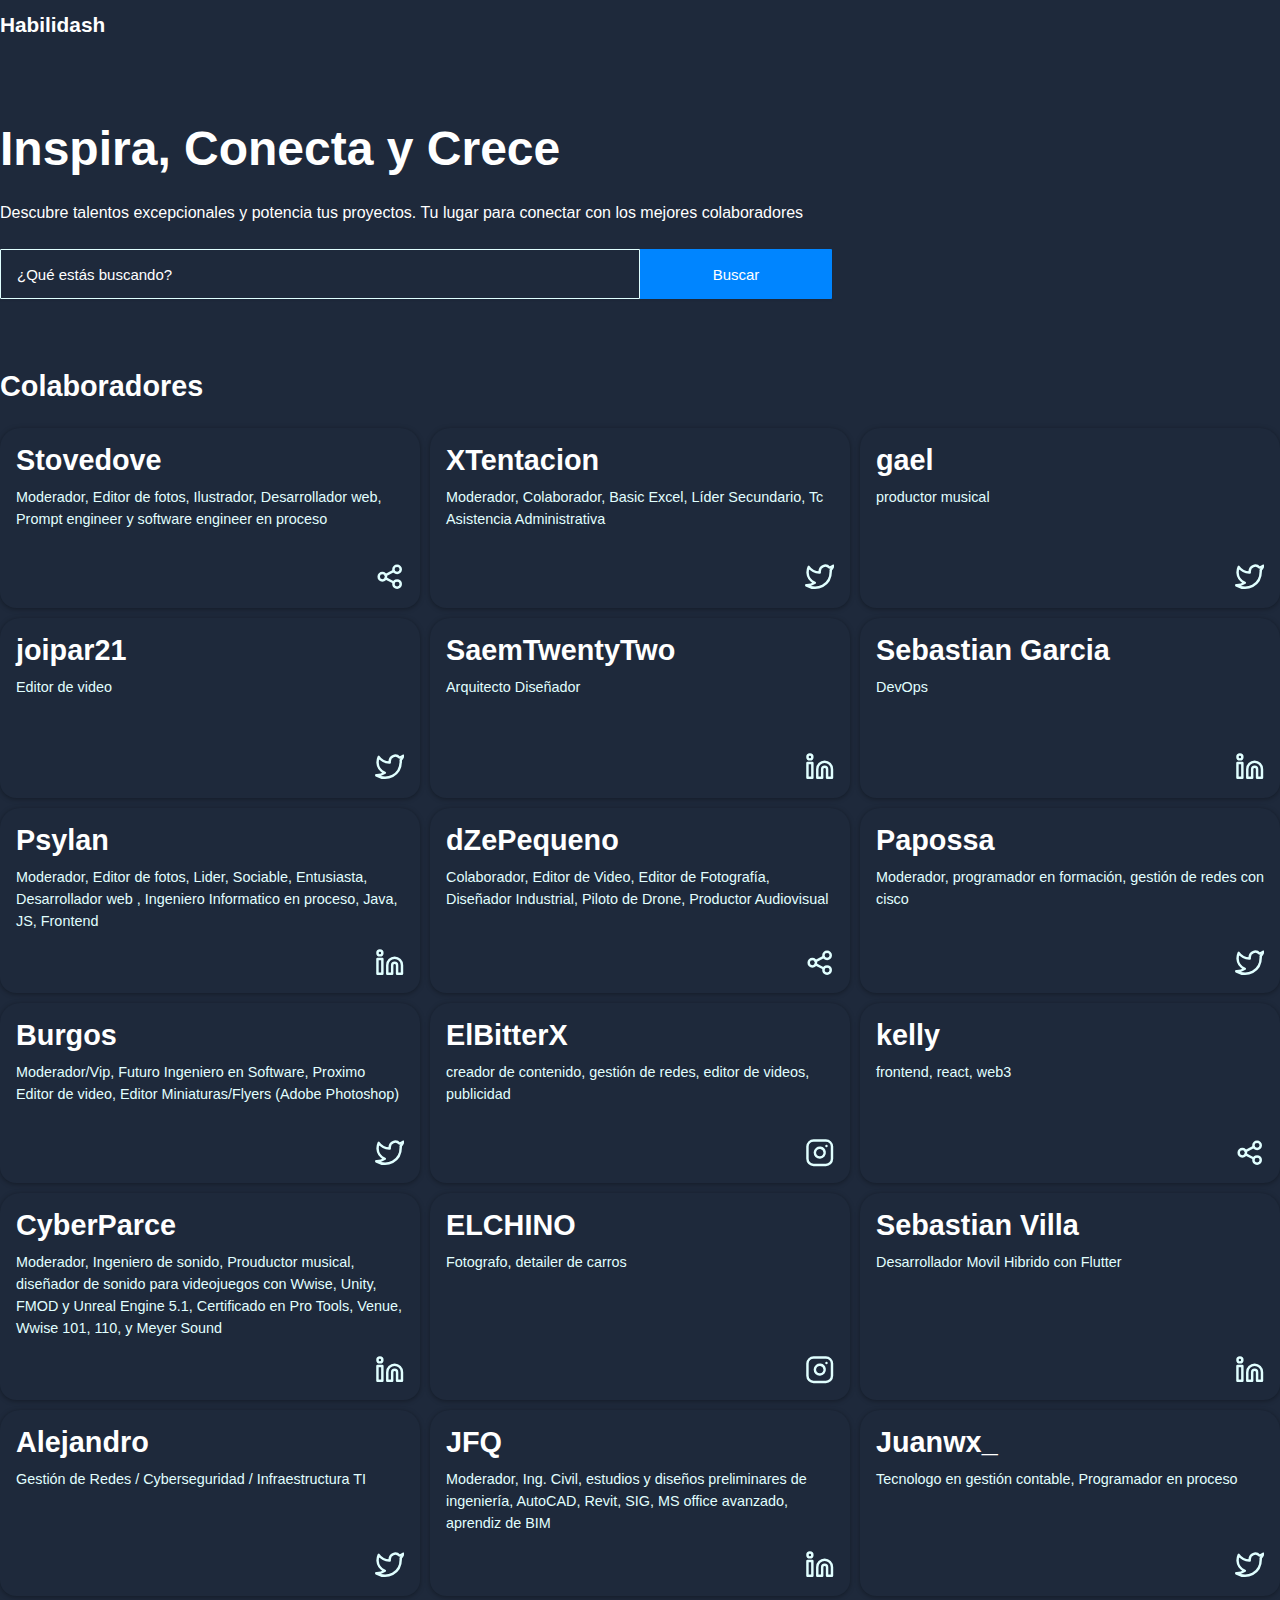
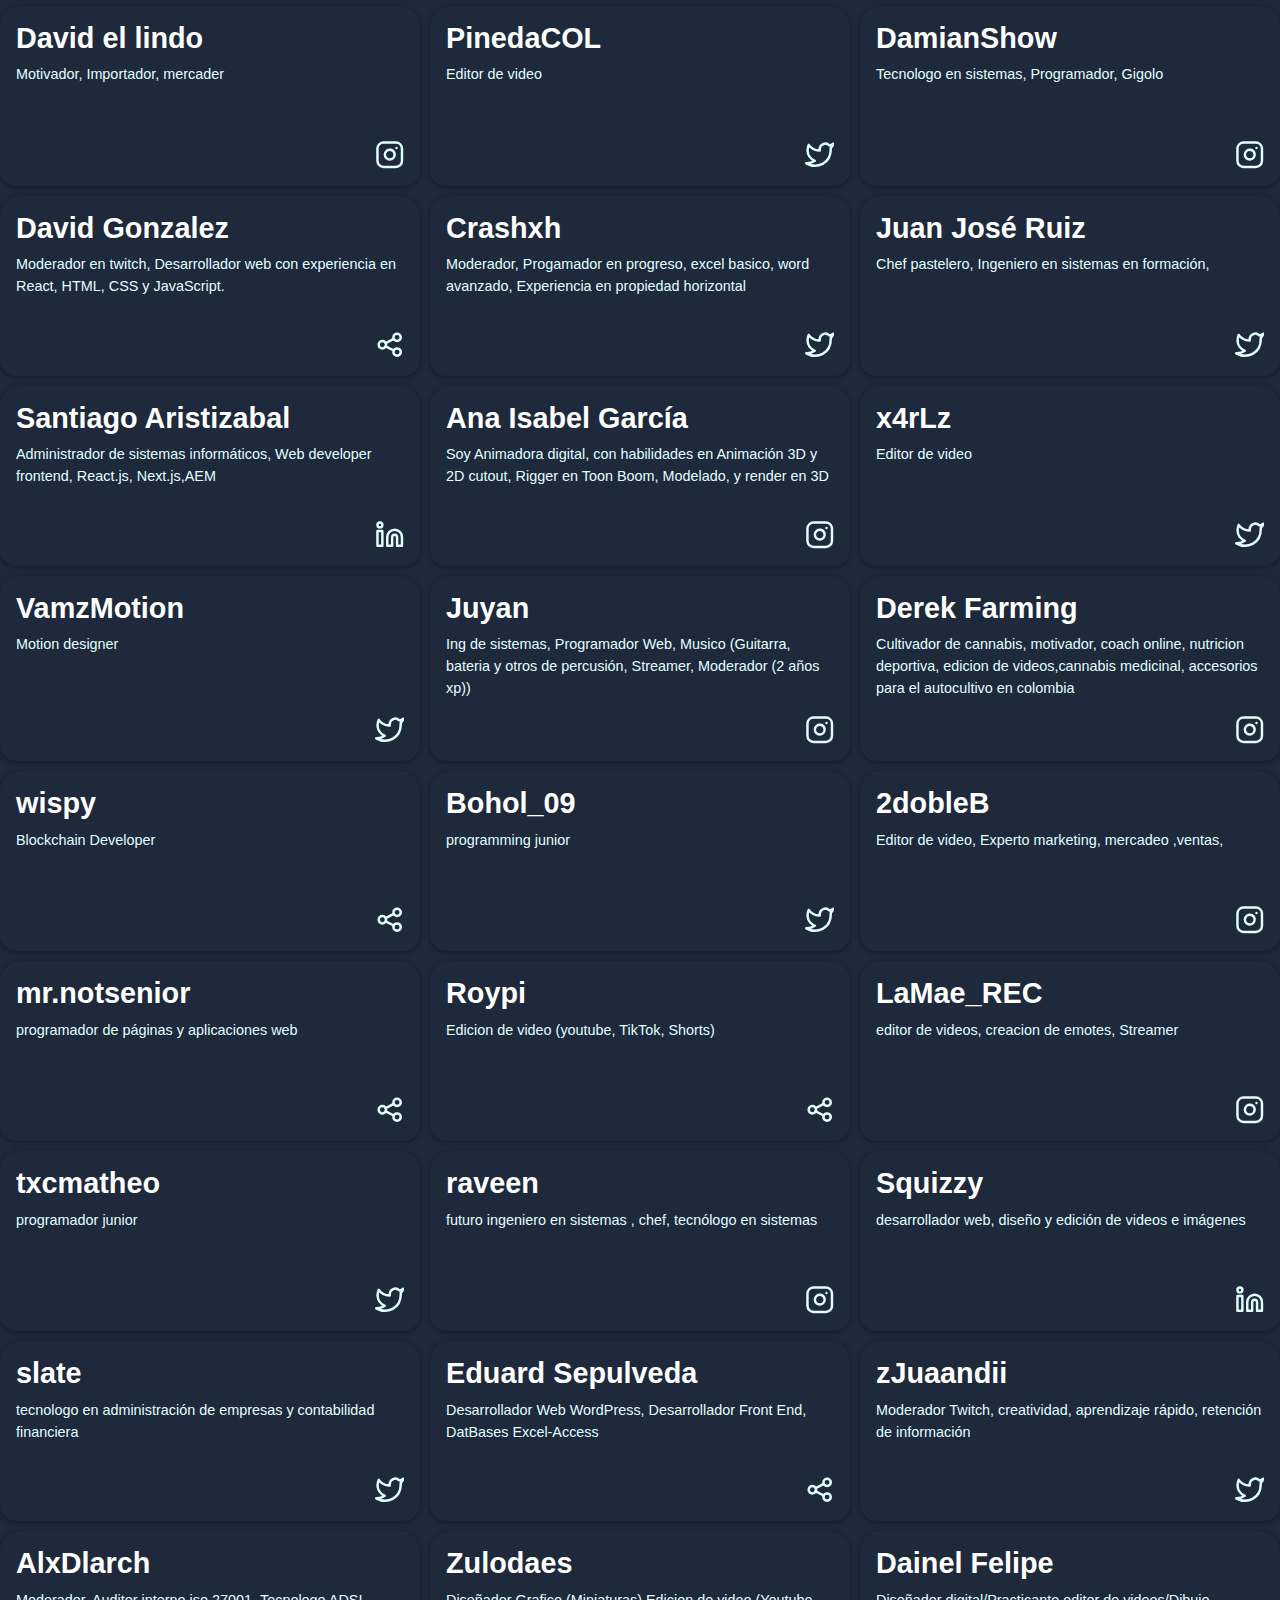
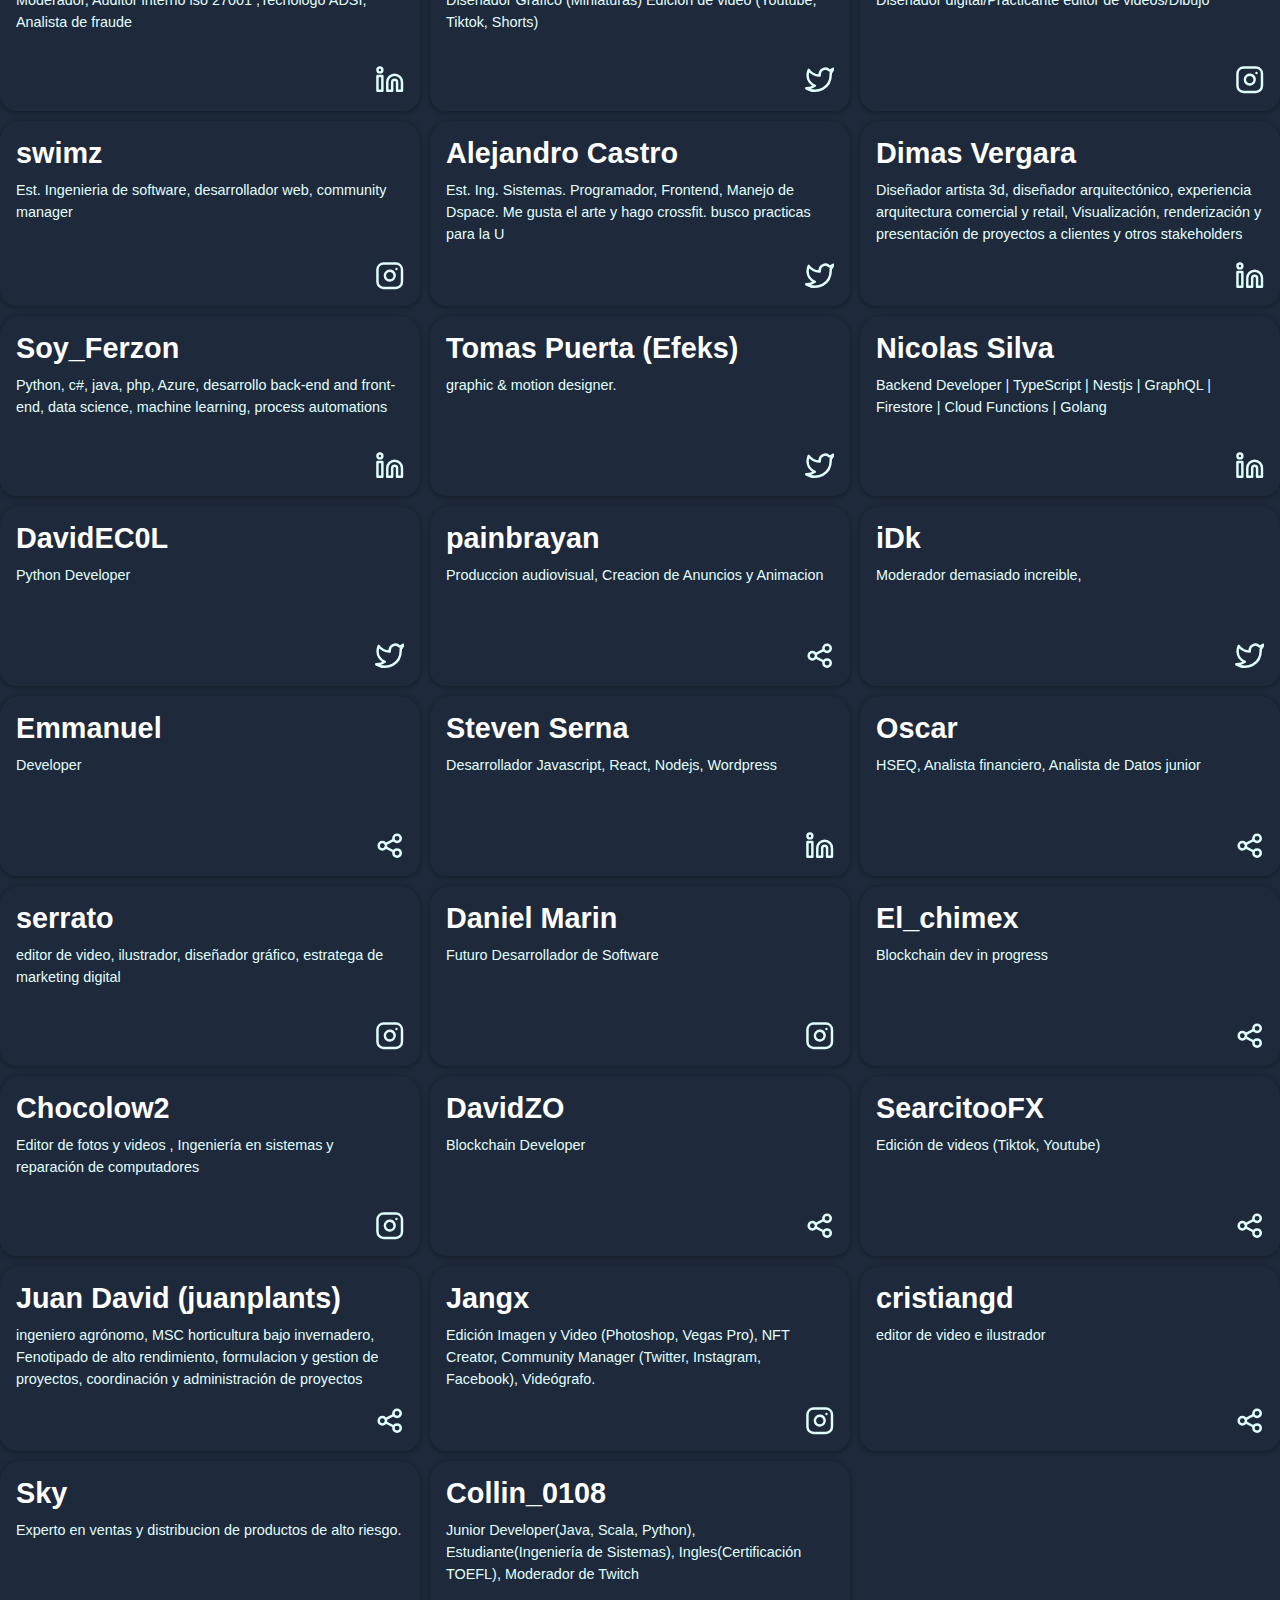
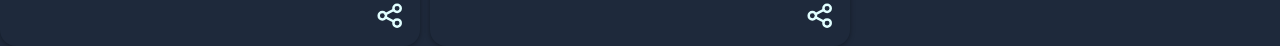
<file: index.html>
<!DOCTYPE html>
<html lang="es">

<head>
  <meta charset="UTF-8" />
  <meta name="viewport" content="width=device-width, initial-scale=1.0" />
  <link rel="icon" href="imgs/cucho_logo.jpg" />
  <title>Habilidash</title>
  <link rel="stylesheet" href="styles.css" />
</head> 

<body>
  <section class="page-wrapper">
    <div class="nav-wrapper">
      <nav class="navbar">
        <a href="#" class="title">Habilidash</a>
        <!-- <div class="menu-toggle" id="mobile-menu">
          <span class="bar"></span>
          <span class="bar"></span>
          <span class="bar"></span>
        </div>
        <ul class="nav">
          <li class="nav-item"><a href="#">Home</a></li>
          <li class="nav-item"><a href="#">Careers</a></li>
        </ul> -->
      </nav>
    </div>
    <section class="headline">
      <h1>Inspira, Conecta y Crece</h1>
      <p>
        Descubre talentos excepcionales y potencia tus proyectos. Tu lugar para conectar con los mejores colaboradores
      </p>
      <section class="section_search">
        <div class="input-group">
          <input type="search" class="input" id="searh_input" placeholder="¿Qué estás buscando?"/>

          <button type="button" class="button--submit" onclick="filterUsers()">Buscar</button>
        </div>
      </section>
    </section> 

    <section class="collaborators">
      <h2>Colaboradores</h2>
      <div class="container__main-content" id="cards_collaborators">
          
      </div>
    </section>
  </section>

</body>

<script src="app.js"></script> 
</html>
</file>
<file: styles.css>
:root {
  --primary-100: #0085ff;
  --primary-200: #69b4ff;
  --primary-300: #e0ffff;
  --accent-100: #006fff;
  --accent-200: #e1ffff;
  --text-100: #ffffff;
  --text-200: #9e9e9e;
  --text-300: #1e293b;
  --bg-100: #1e293b;
  --bg-200: #2d2d2d;
  --bg-300: #454545;
  --bg-400: #1d2d41;
}

body {
  box-sizing: border-box;
  margin: 0;
  padding: 0;
  font-family: Arial, sans-serif;
}

/* (Opcional) Las adaptamos al modo oscuro */
@media (prefers-color-scheme: dark) {
  :root {
    --secondary: var(--bg-100);
  }
}

/* (Opcional) Configuramos si un usuario ha activado el modo alto contraste. (WD) */
@media (prefers-contrast: high) {
  :root {
    --secondary: var(--bg-100);
  }
}

/* (Opcional) Desactivamos los animations en el caso de que el usuario haya configurado el modo sin animation */
@media (prefers-reduced-motion: reduce) {
  * {
    animation: none !important;
    transition: none !important;
  }
}

/* Reseteamos los margin y paddings de todas las etiquetas */
*,
*::before,
*::after {
  margin: 0;
  padding: 0;
  border: 0;
  box-sizing: border-box;
  vertical-align: baseline;
}

*::before,
*::after {
  display: block;
}

html {
  box-sizing: border-box;
  /* font-family: $DMSR; */
  scroll-behavior: smooth;
  font-size: 16px;
}

body {
  margin: 0;
  overflow-x: hidden;
  background-color: var(--bg-100);
  color: var(--text-100);
}

*,
*:after,
*:before {
  box-sizing: inherit;
}

a {
  color: var(--text-100);
  transition: color 0.3s ease;
}

a:hover {
  color: var(--accent-200);
}

img {
  max-width: 100%;
  height: auto;
}

h1 {
  margin: 0;
  color: var(--text-100);
  font-size: 2rem;
}

h2 {
  margin: 0;
  color: var(--text-100);
  font-size: 1.5rem;
}

h3 {
  margin: 0;
  color: var(--text-100);
  font-size: 1.25rem;
}

h4 {
  margin: 0;
  color: var(--text-100);
  font-size: 1rem;
}

h5 {
  margin: 0;
  color: var(--text-100);
  font-size: 0.85rem;
}

h6 {
  margin: 0;
  color: var(--text-100);
  font-size: 0.7rem;
}

p {
  line-height: 1.6;
  color: var(--text-100);
  margin: 0;
  padding: 0;
}

ul {
  padding: 0;
  list-style-type: none;
}

img {
  border-radius: 10px;
}

.page-wrapper {
  max-width: 1300px;
  display: flex;
  flex-direction: column;
  margin: 0 auto;
  place-content: center;
  
}

.nav-wrapper {
  max-width: 1300px;
  margin: 0 auto;
  width: 100%;
}

.navbar {
  display: grid;
  grid-template-columns: 1fr 3fr;
  align-items: center;
  width: 100%;
  height: 50px;
  overflow: hidden;
  background-color: transparent;
}

.navbar img {
  height: 16px;
  width: auto;
  justify-self: start;
  margin-left: 20px;
}

.navbar ul {
  list-style: none;
  display: grid;
  grid-template-columns: repeat(2, 1fr);
  justify-self: end;
}

.navbar>.title {
  text-decoration: none;
  transition: color 0.3s ease-out;

  font-size: clamp(1.3rem, 2.5vw, 1rem);
  font-weight: 700;
}

.nav-item a {
  text-decoration: none;
  transition: color 0.3s ease-out;

  font-size: clamp(1.3rem, 2.5vw, 0.8rem);
  font-weight: 700;
}

.nav-item a:hover {
  color: #3498db;
}

/* SECTIONS */

.headline {
  width: 100%;
  /* height: 50vh; */
  min-height: 320px;
  display: flex;
  flex-direction: column;
  justify-content: center;
  height: 5vh;
  gap: 1.5rem;
}

.page-wrapper>.headline>h1 {
  font-size: 3rem;
}

.headline>p {
  font-size: clamp(0.8rem, 2vw, 1rem); 
}

.input-group {
  display: flex;
  align-items: center;
}

.input {
  min-height: 50px;
  width: 50%;
  padding: 0 1rem;
  color: var(--text-100);
  font-size: 15px;
  border: 1px solid var(--primary-300);
  border-radius: 1px 0 0 1px;
  background-color: transparent;
  box-shadow: 0px 2px 2px 0px rgba(0, 0, 0, 0.04);
}

.button--submit {
  min-height: 50px;
  min-width: 12rem;
  padding: 0.5em 1em;
  border: none;
  box-shadow: 0px 2px 2px 0px rgba(0, 0, 0, 0.04);
  border-radius: 0 1px 1px 0;
  background-color: var(--primary-100);
  color: var(--text-100);
  font-size: 15px;
  cursor: pointer;
  transition: background-color 0.3s ease-in-out;
}

.button--submit:hover {
  background-color: var(--accent-100);
}

.input:focus,
.input:focus-visible {
  border-color: var(--primary-100);
  outline: none;
}

.input::placeholder {
  color: var(--text-100);
}

/* SECTION COLLABORATORS */

.collaborators {
  width: 100%;
  height: auto;
  display: flex;
  flex-direction: column;
  gap: 1rem;
}

.collaborators>h2 {
  font-size: clamp(1.3rem, 2.5vw, 1.8rem);
  font-weight: 700;
  margin-bottom: clamp(0.35rem, 2vw, 0.55rem);
}

.container__main-content {
  display: grid;
  gap: 10px;
  grid-template-columns: repeat(auto-fill, minmax(320px, 1fr));
}

.card {
  display: flex;
  flex-wrap: wrap;
  border-radius: 20px 20px 16px 16px;
  background-color: var(--bg-100);
  cursor: pointer;
  overflow: hidden;
  max-width: clamp(620px, 70vw, 820px);
  min-width: 160px;
  min-height: 180px;
  box-shadow: rgba(0, 0, 0, 0.35) 0px 1px 5px;
}

.card:hover {
  box-shadow: rgba(0, 0, 0, 0.35) 0px 5px 15px;
}

.background {
  flex: 1 1 250px;
}

.background img {
  width: 100%;
  height: 100%;
  object-fit: cover;
}

.content {
  flex: 3 1 350px;
  display: flex;
  flex-direction: column;
  justify-content: start;
  padding: 16px;
}

.content>h2 {
  font-size: clamp(1.3rem, 2.5vw, 1.8rem);
  font-weight: 700;
  margin-bottom: clamp(0.35rem, 2vw, 0.55rem);
  /* color: var(--text-300); */
}

.content>p {
  font-size: clamp(0.9rem, 1.25vw, 0.8rem);
  font-weight: 400;
  margin-bottom: 16px;
  color: var(--accent-200);
  line-height: 22px;
}

.social-icons {
  display: flex;
  width: 100%;
  justify-content: end;
  margin-top: auto;
  gap: clamp(0.4rem, 2vw, 0.4rem);
}

.social-icons li {
  list-style: none;
}

.social-icons li a {
  position: relative;
  display: block;
  display: grid;
  place-items: center;
  font-weight: bold;
  transition: 0.2s;
}

.social-icons li a svg {
  stroke: var(--accent-200);
  width: clamp(1.6rem, 2.3vw, 2rem);
  height: clamp(1.6rem, 2.3vw, 2rem);
  stroke-width: 2px;
}

.social-icons li a:hover svg {
  transition: 1.2s;
  transform: rotateY(360deg);
}

/* END SECTION COLLABORATORS */
.feature-container {
  flex-basis: 30%;
  margin-top: 10px;
}

.feature-container p {
  color: #000;
  text-align: center;
  line-height: 1.4;
  margin-bottom: 15px;
}

.feature-container img {
  width: 100%;
  margin-bottom: 15px;
}

/* SEARCH FUNCTION */

#search-icon {
  font-size: 0.9rem;
  margin-top: 3px;
  margin-left: 15px;
  transition: color 0.3s ease-out;
}

#search-icon:hover {
  color: #3498db;
  cursor: pointer;
}

.search {
  transform: translate(-35%);
  -webkit-transform: translate(-35%);
  transition: transform 0.7s ease-in-out;
  color: #3498db;
}

.no-search {
  transform: translate(0);
  transition: transform 0.7s ease-in-out;
}

.search-input {
  position: absolute;
  top: -4px;
  right: -125px;
  opacity: 0;
  z-index: -1;
  transition: opacity 0.6s ease;
}

.search-active {
  opacity: 1;
  z-index: 0;
}

input {
  border: 0;
  border-left: 1px solid #ccc;
  border-radius: 0;
  /* FOR SAFARI */
  outline: 0;
  padding: 5px;
}


@media only screen and (max-width: 720px) {

  h1 {
    font-size: 1.9rem;
  }

  h2 {
    font-size: 1rem;
  }

  p {
    font-size: 0.8rem;
  }
}
</file>
